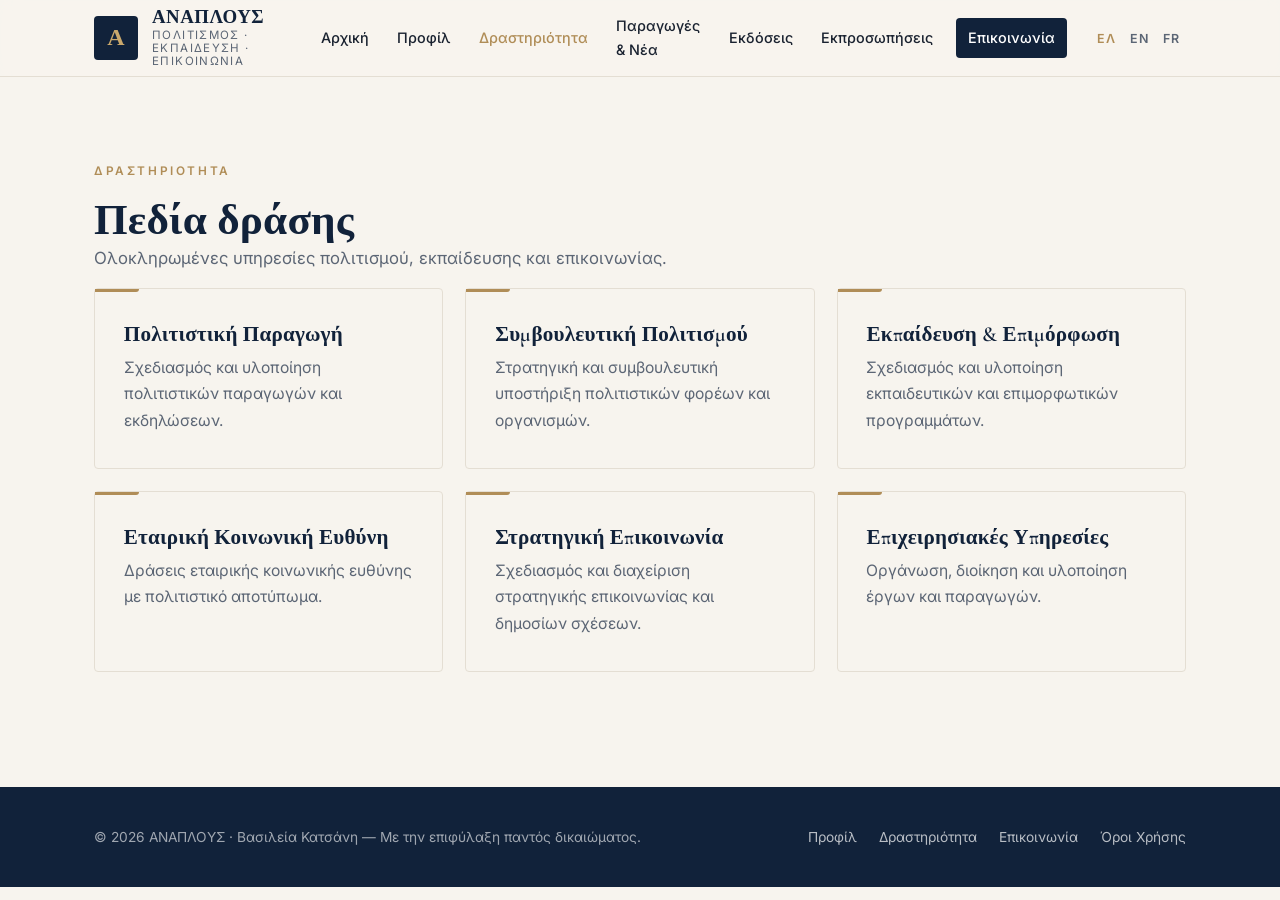
<file: areas.html>
<!DOCTYPE html>
<html lang="el" data-page="areas">
<head>
  <meta charset="UTF-8" />
  <meta name="viewport" content="width=device-width, initial-scale=1.0" />
  <meta name="description" content="Δραστηριότητα — πολιτιστική παραγωγή, συμβουλευτική, εκπαίδευση, ΕΚΕ, στρατηγική επικοινωνία και επιχειρησιακές υπηρεσίες." />
  <title>ΑΝΑΠΛΟΥΣ | Βασιλεία Κατσάνη</title>
  <link rel="preconnect" href="https://fonts.googleapis.com" />
  <link rel="preconnect" href="https://fonts.gstatic.com" crossorigin />
  <link href="https://fonts.googleapis.com/css2?family=Cormorant+Garamond:wght@500;600;700&family=Inter:wght@300;400;500;600&display=swap" rel="stylesheet" />
  <link rel="icon" type="image/svg+xml" href="assets/favicon.svg" />
  <link rel="stylesheet" href="css/styles.css" />
</head>
<body>
  <!-- ============ HEADER / NAV ============ -->
  <header class="site-header" id="top">
    <div class="container header-inner">
      <a href="index.html" class="brand">
        <span class="brand-mark">Α</span>
        <span class="brand-text">
          <strong>ΑΝΑΠΛΟΥΣ</strong>
          <em data-i18n="brand.role">Πολιτισμός &middot; Εκπαίδευση &middot; Επικοινωνία</em>
        </span>
      </a>
      <nav class="main-nav" aria-label="Κύρια πλοήγηση">
        <button class="nav-toggle" aria-expanded="false" aria-controls="nav-list">
          <span></span><span></span><span></span>
        </button>
        <ul id="nav-list">
          <li><a href="index.html" data-i18n="nav.home">Αρχική</a></li>
          <li><a href="profile.html" data-i18n="nav.profile">Προφίλ</a></li>
          <li><a href="areas.html" aria-current="page" data-i18n="nav.areas">Δραστηριότητα</a></li>
          <li><a href="news.html" data-i18n="nav.news">Παραγωγές &amp; Νέα</a></li>
          <li><a href="publications.html" data-i18n="nav.publications">Εκδόσεις</a></li>
          <li><a href="representations.html" data-i18n="nav.representations">Εκπροσωπήσεις</a></li>
          <li><a href="contact.html" class="nav-cta" data-i18n="nav.contact">Επικοινωνία</a></li>
        </ul>
      </nav>
      <div class="lang-switch" aria-label="Επιλογή γλώσσας">
        <button class="lang active" data-lang="el">ΕΛ</button>
        <button class="lang" data-lang="en">EN</button>
        <button class="lang" data-lang="fr">FR</button>
      </div>
    </div>
  </header>

  <main>
    <!-- ============ ACTIVITY / FIELDS OF WORK ============ -->
    <section class="section page-intro" id="areas">
      <div class="container">
        <header class="section-head">
          <p class="eyebrow" data-i18n="areas.eyebrow">Δραστηριότητα</p>
          <h2 data-i18n="areas.title">Πεδία δράσης</h2>
          <p class="section-sub" data-i18n="areas.sub">Ολοκληρωμένες υπηρεσίες πολιτισμού, εκπαίδευσης και επικοινωνίας.</p>
        </header>
        <div class="cards">
          <article class="card">
            <h3 data-i18n="areas.c1.t">Πολιτιστική Παραγωγή</h3>
            <p data-i18n="areas.c1.p">Σχεδιασμός και υλοποίηση πολιτιστικών παραγωγών και εκδηλώσεων.</p>
          </article>
          <article class="card">
            <h3 data-i18n="areas.c2.t">Συμβουλευτική Πολιτισμού</h3>
            <p data-i18n="areas.c2.p">Στρατηγική και συμβουλευτική υποστήριξη πολιτιστικών φορέων και οργανισμών.</p>
          </article>
          <article class="card">
            <h3 data-i18n="areas.c3.t">Εκπαίδευση &amp; Επιμόρφωση</h3>
            <p data-i18n="areas.c3.p">Σχεδιασμός και υλοποίηση εκπαιδευτικών και επιμορφωτικών προγραμμάτων.</p>
          </article>
          <article class="card">
            <h3 data-i18n="areas.c4.t">Εταιρική Κοινωνική Ευθύνη</h3>
            <p data-i18n="areas.c4.p">Δράσεις εταιρικής κοινωνικής ευθύνης με πολιτιστικό αποτύπωμα.</p>
          </article>
          <article class="card">
            <h3 data-i18n="areas.c5.t">Στρατηγική Επικοινωνία</h3>
            <p data-i18n="areas.c5.p">Σχεδιασμός και διαχείριση στρατηγικής επικοινωνίας και δημοσίων σχέσεων.</p>
          </article>
          <article class="card">
            <h3 data-i18n="areas.c6.t">Επιχειρησιακές Υπηρεσίες</h3>
            <p data-i18n="areas.c6.p">Οργάνωση, διοίκηση και υλοποίηση έργων και παραγωγών.</p>
          </article>
        </div>
      </div>
    </section>
  </main>

  <!-- ============ FOOTER ============ -->
  <footer class="site-footer">
    <div class="container footer-inner">
      <p>&copy; <span id="year"></span> ΑΝΑΠΛΟΥΣ &middot; Βασιλεία Κατσάνη — <span data-i18n="footer.copy">Με την επιφύλαξη παντός δικαιώματος.</span></p>
      <nav class="footer-nav">
        <a href="profile.html" data-i18n="footer.profile">Προφίλ</a>
        <a href="areas.html" data-i18n="footer.areas">Δραστηριότητα</a>
        <a href="contact.html" data-i18n="footer.contact">Επικοινωνία</a>
        <a href="#" data-i18n="footer.terms">Όροι Χρήσης</a>
      </nav>
    </div>
  </footer>

  <script src="js/main.js"></script>
</body>
</html>
</file>
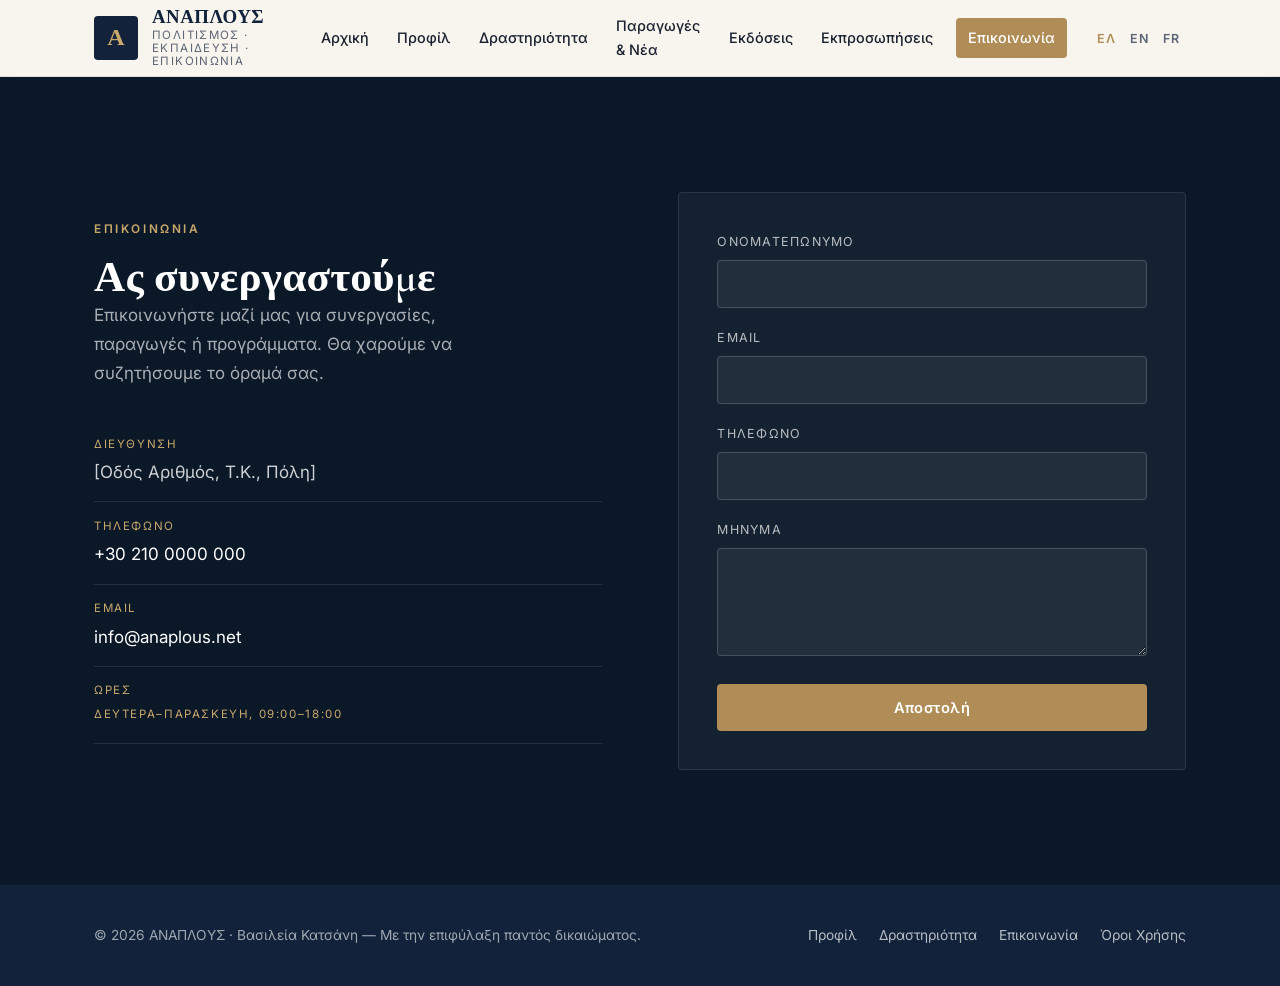
<file: contact.html>
<!DOCTYPE html>
<html lang="el" data-page="contact">
<head>
  <meta charset="UTF-8" />
  <meta name="viewport" content="width=device-width, initial-scale=1.0" />
  <meta name="description" content="Επικοινωνία — διεύθυνση, τηλέφωνο, email και φόρμα επικοινωνίας της ΑΝΑΠΛΟΥΣ." />
  <title>ΑΝΑΠΛΟΥΣ | Βασιλεία Κατσάνη</title>
  <link rel="preconnect" href="https://fonts.googleapis.com" />
  <link rel="preconnect" href="https://fonts.gstatic.com" crossorigin />
  <link href="https://fonts.googleapis.com/css2?family=Cormorant+Garamond:wght@500;600;700&family=Inter:wght@300;400;500;600&display=swap" rel="stylesheet" />
  <link rel="icon" type="image/svg+xml" href="assets/favicon.svg" />
  <link rel="stylesheet" href="css/styles.css" />
</head>
<body>
  <!-- ============ HEADER / NAV ============ -->
  <header class="site-header" id="top">
    <div class="container header-inner">
      <a href="index.html" class="brand">
        <span class="brand-mark">Α</span>
        <span class="brand-text">
          <strong>ΑΝΑΠΛΟΥΣ</strong>
          <em data-i18n="brand.role">Πολιτισμός &middot; Εκπαίδευση &middot; Επικοινωνία</em>
        </span>
      </a>
      <nav class="main-nav" aria-label="Κύρια πλοήγηση">
        <button class="nav-toggle" aria-expanded="false" aria-controls="nav-list">
          <span></span><span></span><span></span>
        </button>
        <ul id="nav-list">
          <li><a href="index.html" data-i18n="nav.home">Αρχική</a></li>
          <li><a href="profile.html" data-i18n="nav.profile">Προφίλ</a></li>
          <li><a href="areas.html" data-i18n="nav.areas">Δραστηριότητα</a></li>
          <li><a href="news.html" data-i18n="nav.news">Παραγωγές &amp; Νέα</a></li>
          <li><a href="publications.html" data-i18n="nav.publications">Εκδόσεις</a></li>
          <li><a href="representations.html" data-i18n="nav.representations">Εκπροσωπήσεις</a></li>
          <li><a href="contact.html" class="nav-cta" aria-current="page" data-i18n="nav.contact">Επικοινωνία</a></li>
        </ul>
      </nav>
      <div class="lang-switch" aria-label="Επιλογή γλώσσας">
        <button class="lang active" data-lang="el">ΕΛ</button>
        <button class="lang" data-lang="en">EN</button>
        <button class="lang" data-lang="fr">FR</button>
      </div>
    </div>
  </header>

  <main>
    <!-- ============ CONTACT ============ -->
    <section class="section section-dark" id="contact">
      <div class="container grid-2">
        <div>
          <p class="eyebrow light" data-i18n="contact.eyebrow">Επικοινωνία</p>
          <h2 data-i18n="contact.title">Ας συνεργαστούμε</h2>
          <p class="contact-intro" data-i18n="contact.intro">
            Επικοινωνήστε μαζί μας για συνεργασίες, παραγωγές ή προγράμματα.
            Θα χαρούμε να συζητήσουμε το όραμά σας.
          </p>
          <ul class="contact-details">
            <li><span data-i18n="contact.addr">Διεύθυνση</span>[Οδός Αριθμός, Τ.Κ., Πόλη]</li>
            <li><span data-i18n="contact.phone">Τηλέφωνο</span><a href="tel:+302100000000">+30 210 0000 000</a></li>
            <li><span data-i18n="contact.email">Email</span><a href="mailto:info@anaplous.net">info@anaplous.net</a></li>
            <li><span data-i18n="contact.hours">Ώρες</span><span data-i18n="contact.hoursVal">Δευτέρα–Παρασκευή, 09:00–18:00</span></li>
          </ul>
        </div>
        <form class="contact-form" novalidate>
          <div class="field">
            <label for="name" data-i18n="form.name">Ονοματεπώνυμο</label>
            <input id="name" name="name" type="text" required />
          </div>
          <div class="field">
            <label for="email" data-i18n="form.email">Email</label>
            <input id="email" name="email" type="email" required />
          </div>
          <div class="field">
            <label for="phone" data-i18n="form.phone">Τηλέφωνο</label>
            <input id="phone" name="phone" type="tel" />
          </div>
          <div class="field">
            <label for="message" data-i18n="form.message">Μήνυμα</label>
            <textarea id="message" name="message" rows="4" required></textarea>
          </div>
          <button type="submit" class="btn btn-primary" data-i18n="form.submit">Αποστολή</button>
          <p class="form-note" hidden data-i18n="form.note">Σας ευχαριστούμε! Το μήνυμά σας στάλθηκε.</p>
        </form>
      </div>
    </section>
  </main>

  <!-- ============ FOOTER ============ -->
  <footer class="site-footer">
    <div class="container footer-inner">
      <p>&copy; <span id="year"></span> ΑΝΑΠΛΟΥΣ &middot; Βασιλεία Κατσάνη — <span data-i18n="footer.copy">Με την επιφύλαξη παντός δικαιώματος.</span></p>
      <nav class="footer-nav">
        <a href="profile.html" data-i18n="footer.profile">Προφίλ</a>
        <a href="areas.html" data-i18n="footer.areas">Δραστηριότητα</a>
        <a href="contact.html" data-i18n="footer.contact">Επικοινωνία</a>
        <a href="#" data-i18n="footer.terms">Όροι Χρήσης</a>
      </nav>
    </div>
  </footer>

  <script src="js/main.js"></script>
</body>
</html>
</file>
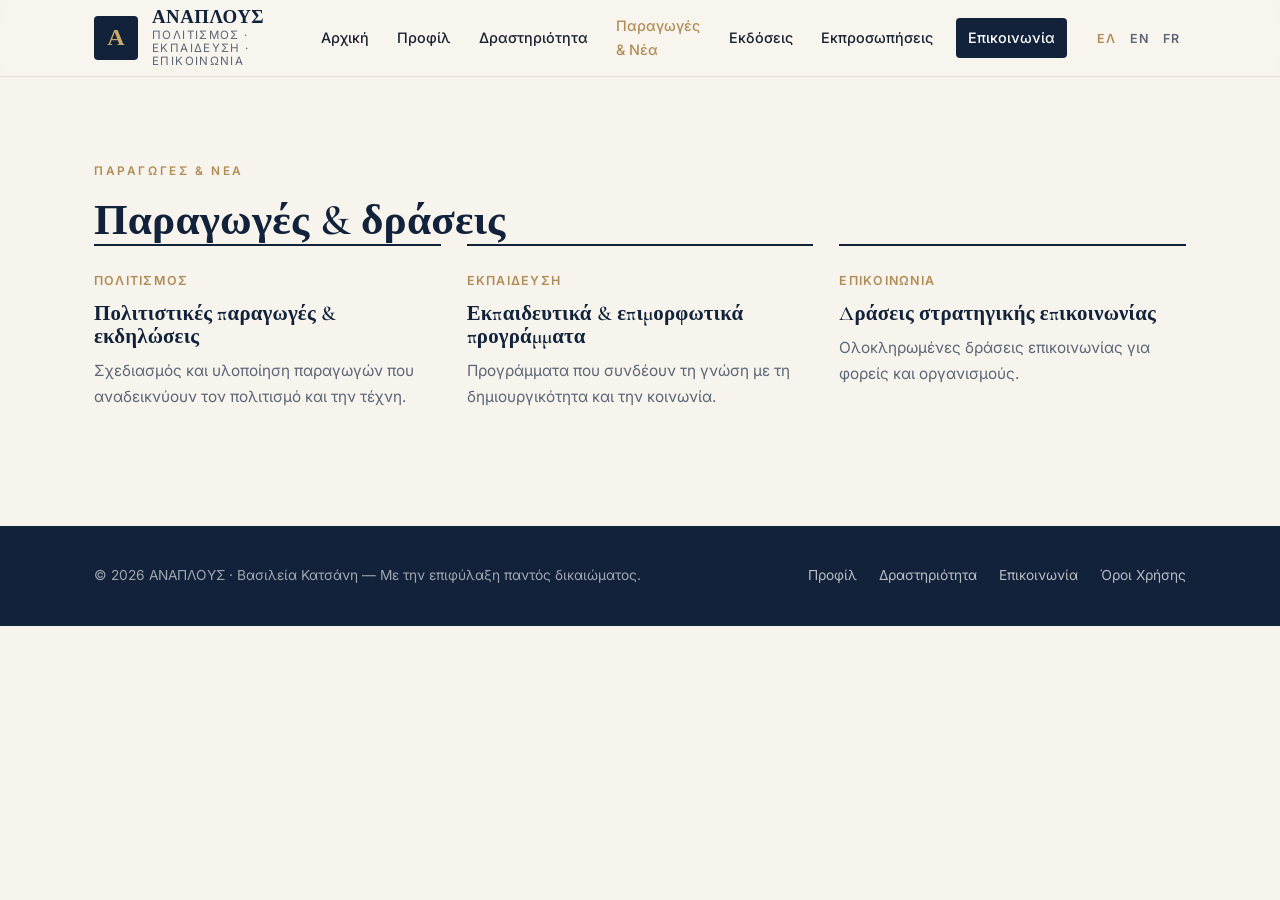
<file: news.html>
<!DOCTYPE html>
<html lang="el" data-page="news">
<head>
  <meta charset="UTF-8" />
  <meta name="viewport" content="width=device-width, initial-scale=1.0" />
  <meta name="description" content="Παραγωγές & Νέα — πολιτιστικές παραγωγές, εκπαιδευτικά προγράμματα και δράσεις επικοινωνίας της ΑΝΑΠΛΟΥΣ." />
  <title>ΑΝΑΠΛΟΥΣ | Βασιλεία Κατσάνη</title>
  <link rel="preconnect" href="https://fonts.googleapis.com" />
  <link rel="preconnect" href="https://fonts.gstatic.com" crossorigin />
  <link href="https://fonts.googleapis.com/css2?family=Cormorant+Garamond:wght@500;600;700&family=Inter:wght@300;400;500;600&display=swap" rel="stylesheet" />
  <link rel="icon" type="image/svg+xml" href="assets/favicon.svg" />
  <link rel="stylesheet" href="css/styles.css" />
</head>
<body>
  <!-- ============ HEADER / NAV ============ -->
  <header class="site-header" id="top">
    <div class="container header-inner">
      <a href="index.html" class="brand">
        <span class="brand-mark">Α</span>
        <span class="brand-text">
          <strong>ΑΝΑΠΛΟΥΣ</strong>
          <em data-i18n="brand.role">Πολιτισμός &middot; Εκπαίδευση &middot; Επικοινωνία</em>
        </span>
      </a>
      <nav class="main-nav" aria-label="Κύρια πλοήγηση">
        <button class="nav-toggle" aria-expanded="false" aria-controls="nav-list">
          <span></span><span></span><span></span>
        </button>
        <ul id="nav-list">
          <li><a href="index.html" data-i18n="nav.home">Αρχική</a></li>
          <li><a href="profile.html" data-i18n="nav.profile">Προφίλ</a></li>
          <li><a href="areas.html" data-i18n="nav.areas">Δραστηριότητα</a></li>
          <li><a href="news.html" aria-current="page" data-i18n="nav.news">Παραγωγές &amp; Νέα</a></li>
          <li><a href="publications.html" data-i18n="nav.publications">Εκδόσεις</a></li>
          <li><a href="representations.html" data-i18n="nav.representations">Εκπροσωπήσεις</a></li>
          <li><a href="contact.html" class="nav-cta" data-i18n="nav.contact">Επικοινωνία</a></li>
        </ul>
      </nav>
      <div class="lang-switch" aria-label="Επιλογή γλώσσας">
        <button class="lang active" data-lang="el">ΕΛ</button>
        <button class="lang" data-lang="en">EN</button>
        <button class="lang" data-lang="fr">FR</button>
      </div>
    </div>
  </header>

  <main>
    <!-- ============ PRODUCTIONS & NEWS ============ -->
    <section class="section page-intro" id="news">
      <div class="container">
        <header class="section-head">
          <p class="eyebrow" data-i18n="news.eyebrow">Παραγωγές &amp; Νέα</p>
          <h2 data-i18n="news.title">Παραγωγές &amp; δράσεις</h2>
        </header>
        <div class="news-list">
          <article class="news-item">
            <time data-i18n="news.d1">Πολιτισμός</time>
            <h3 data-i18n="news.t1">Πολιτιστικές παραγωγές &amp; εκδηλώσεις</h3>
            <p data-i18n="news.p1">Σχεδιασμός και υλοποίηση παραγωγών που αναδεικνύουν τον πολιτισμό και την τέχνη.</p>
          </article>
          <article class="news-item">
            <time data-i18n="news.d2">Εκπαίδευση</time>
            <h3 data-i18n="news.t2">Εκπαιδευτικά &amp; επιμορφωτικά προγράμματα</h3>
            <p data-i18n="news.p2">Προγράμματα που συνδέουν τη γνώση με τη δημιουργικότητα και την κοινωνία.</p>
          </article>
          <article class="news-item">
            <time data-i18n="news.d3">Επικοινωνία</time>
            <h3 data-i18n="news.t3">Δράσεις στρατηγικής επικοινωνίας</h3>
            <p data-i18n="news.p3">Ολοκληρωμένες δράσεις επικοινωνίας για φορείς και οργανισμούς.</p>
          </article>
        </div>
      </div>
    </section>
  </main>

  <!-- ============ FOOTER ============ -->
  <footer class="site-footer">
    <div class="container footer-inner">
      <p>&copy; <span id="year"></span> ΑΝΑΠΛΟΥΣ &middot; Βασιλεία Κατσάνη — <span data-i18n="footer.copy">Με την επιφύλαξη παντός δικαιώματος.</span></p>
      <nav class="footer-nav">
        <a href="profile.html" data-i18n="footer.profile">Προφίλ</a>
        <a href="areas.html" data-i18n="footer.areas">Δραστηριότητα</a>
        <a href="contact.html" data-i18n="footer.contact">Επικοινωνία</a>
        <a href="#" data-i18n="footer.terms">Όροι Χρήσης</a>
      </nav>
    </div>
  </footer>

  <script src="js/main.js"></script>
</body>
</html>
</file>
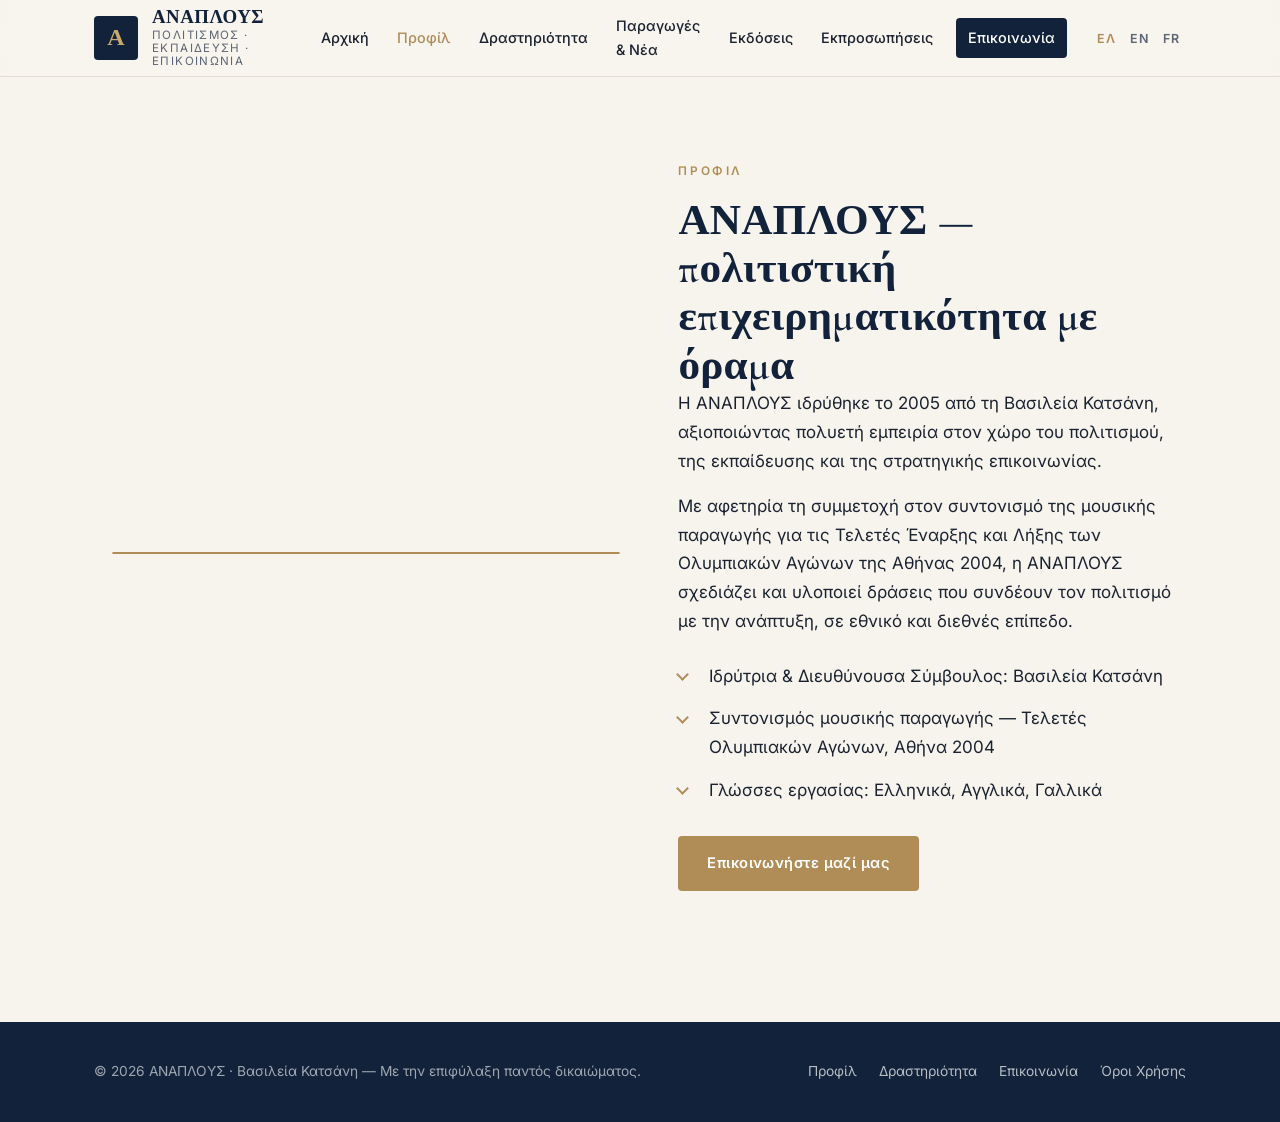
<file: profile.html>
<!DOCTYPE html>
<html lang="el" data-page="profile">
<head>
  <meta charset="UTF-8" />
  <meta name="viewport" content="width=device-width, initial-scale=1.0" />
  <meta name="description" content="Προφίλ — η ΑΝΑΠΛΟΥΣ και η ιδρύτρια Βασιλεία Κατσάνη: πολιτισμός, εκπαίδευση και στρατηγική επικοινωνία." />
  <title>ΑΝΑΠΛΟΥΣ | Βασιλεία Κατσάνη</title>
  <link rel="preconnect" href="https://fonts.googleapis.com" />
  <link rel="preconnect" href="https://fonts.gstatic.com" crossorigin />
  <link href="https://fonts.googleapis.com/css2?family=Cormorant+Garamond:wght@500;600;700&family=Inter:wght@300;400;500;600&display=swap" rel="stylesheet" />
  <link rel="icon" type="image/svg+xml" href="assets/favicon.svg" />
  <link rel="stylesheet" href="css/styles.css" />
</head>
<body>
  <!-- ============ HEADER / NAV ============ -->
  <header class="site-header" id="top">
    <div class="container header-inner">
      <a href="index.html" class="brand">
        <span class="brand-mark">Α</span>
        <span class="brand-text">
          <strong>ΑΝΑΠΛΟΥΣ</strong>
          <em data-i18n="brand.role">Πολιτισμός &middot; Εκπαίδευση &middot; Επικοινωνία</em>
        </span>
      </a>
      <nav class="main-nav" aria-label="Κύρια πλοήγηση">
        <button class="nav-toggle" aria-expanded="false" aria-controls="nav-list">
          <span></span><span></span><span></span>
        </button>
        <ul id="nav-list">
          <li><a href="index.html" data-i18n="nav.home">Αρχική</a></li>
          <li><a href="profile.html" aria-current="page" data-i18n="nav.profile">Προφίλ</a></li>
          <li><a href="areas.html" data-i18n="nav.areas">Δραστηριότητα</a></li>
          <li><a href="news.html" data-i18n="nav.news">Παραγωγές &amp; Νέα</a></li>
          <li><a href="publications.html" data-i18n="nav.publications">Εκδόσεις</a></li>
          <li><a href="representations.html" data-i18n="nav.representations">Εκπροσωπήσεις</a></li>
          <li><a href="contact.html" class="nav-cta" data-i18n="nav.contact">Επικοινωνία</a></li>
        </ul>
      </nav>
      <div class="lang-switch" aria-label="Επιλογή γλώσσας">
        <button class="lang active" data-lang="el">ΕΛ</button>
        <button class="lang" data-lang="en">EN</button>
        <button class="lang" data-lang="fr">FR</button>
      </div>
    </div>
  </header>

  <main>
    <!-- ============ PROFILE ============ -->
    <section class="section page-intro" id="profile">
      <div class="container grid-2">
        <div class="section-media">
          <img class="img-fade portrait" src="assets/portrait.svg"
               alt="Βασιλεία Κατσάνη — ΑΝΑΠΛΟΥΣ" width="640" height="800" loading="lazy" />
          <div class="portrait-placeholder" data-fallback data-i18n="profile.portrait">Φωτογραφία</div>
        </div>
        <div>
          <p class="eyebrow" data-i18n="profile.eyebrow">Προφίλ</p>
          <h2 data-i18n="profile.title">ΑΝΑΠΛΟΥΣ — πολιτιστική επιχειρηματικότητα με όραμα</h2>
          <p data-i18n="profile.p1">
            Η ΑΝΑΠΛΟΥΣ ιδρύθηκε το 2005 από τη Βασιλεία Κατσάνη, αξιοποιώντας πολυετή
            εμπειρία στον χώρο του πολιτισμού, της εκπαίδευσης και της στρατηγικής επικοινωνίας.
          </p>
          <p data-i18n="profile.p2">
            Με αφετηρία τη συμμετοχή στον συντονισμό της μουσικής παραγωγής για τις
            Τελετές Έναρξης και Λήξης των Ολυμπιακών Αγώνων της Αθήνας 2004, η ΑΝΑΠΛΟΥΣ
            σχεδιάζει και υλοποιεί δράσεις που συνδέουν τον πολιτισμό με την ανάπτυξη,
            σε εθνικό και διεθνές επίπεδο.
          </p>
          <ul class="check-list">
            <li data-i18n="profile.li1">Ιδρύτρια &amp; Διευθύνουσα Σύμβουλος: Βασιλεία Κατσάνη</li>
            <li data-i18n="profile.li2">Συντονισμός μουσικής παραγωγής — Τελετές Ολυμπιακών Αγώνων, Αθήνα 2004</li>
            <li data-i18n="profile.li3">Γλώσσες εργασίας: Ελληνικά, Αγγλικά, Γαλλικά</li>
          </ul>
          <p style="margin-top:2rem;">
            <a href="contact.html" class="btn btn-primary" data-i18n="hero.cta1">Επικοινωνήστε μαζί μας</a>
          </p>
        </div>
      </div>
    </section>
  </main>

  <!-- ============ FOOTER ============ -->
  <footer class="site-footer">
    <div class="container footer-inner">
      <p>&copy; <span id="year"></span> ΑΝΑΠΛΟΥΣ &middot; Βασιλεία Κατσάνη — <span data-i18n="footer.copy">Με την επιφύλαξη παντός δικαιώματος.</span></p>
      <nav class="footer-nav">
        <a href="profile.html" data-i18n="footer.profile">Προφίλ</a>
        <a href="areas.html" data-i18n="footer.areas">Δραστηριότητα</a>
        <a href="contact.html" data-i18n="footer.contact">Επικοινωνία</a>
        <a href="#" data-i18n="footer.terms">Όροι Χρήσης</a>
      </nav>
    </div>
  </footer>

  <script src="js/main.js"></script>
</body>
</html>
</file>
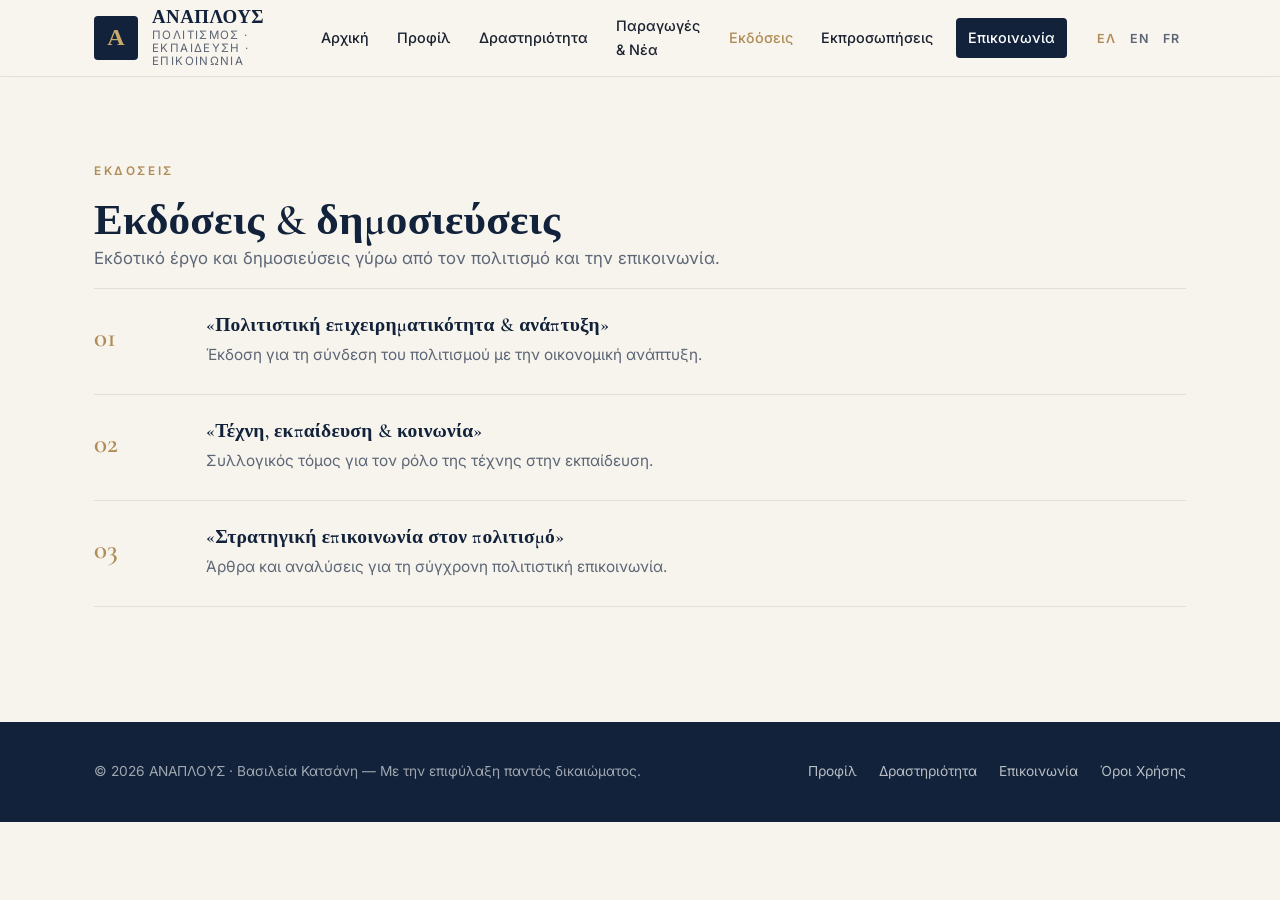
<file: publications.html>
<!DOCTYPE html>
<html lang="el" data-page="publications">
<head>
  <meta charset="UTF-8" />
  <meta name="viewport" content="width=device-width, initial-scale=1.0" />
  <meta name="description" content="Εκδόσεις & δημοσιεύσεις — εκδοτικό έργο της ΑΝΑΠΛΟΥΣ γύρω από τον πολιτισμό, την εκπαίδευση και την επικοινωνία." />
  <title>ΑΝΑΠΛΟΥΣ | Βασιλεία Κατσάνη</title>
  <link rel="preconnect" href="https://fonts.googleapis.com" />
  <link rel="preconnect" href="https://fonts.gstatic.com" crossorigin />
  <link href="https://fonts.googleapis.com/css2?family=Cormorant+Garamond:wght@500;600;700&family=Inter:wght@300;400;500;600&display=swap" rel="stylesheet" />
  <link rel="icon" type="image/svg+xml" href="assets/favicon.svg" />
  <link rel="stylesheet" href="css/styles.css" />
</head>
<body>
  <!-- ============ HEADER / NAV ============ -->
  <header class="site-header" id="top">
    <div class="container header-inner">
      <a href="index.html" class="brand">
        <span class="brand-mark">Α</span>
        <span class="brand-text">
          <strong>ΑΝΑΠΛΟΥΣ</strong>
          <em data-i18n="brand.role">Πολιτισμός &middot; Εκπαίδευση &middot; Επικοινωνία</em>
        </span>
      </a>
      <nav class="main-nav" aria-label="Κύρια πλοήγηση">
        <button class="nav-toggle" aria-expanded="false" aria-controls="nav-list">
          <span></span><span></span><span></span>
        </button>
        <ul id="nav-list">
          <li><a href="index.html" data-i18n="nav.home">Αρχική</a></li>
          <li><a href="profile.html" data-i18n="nav.profile">Προφίλ</a></li>
          <li><a href="areas.html" data-i18n="nav.areas">Δραστηριότητα</a></li>
          <li><a href="news.html" data-i18n="nav.news">Παραγωγές &amp; Νέα</a></li>
          <li><a href="publications.html" aria-current="page" data-i18n="nav.publications">Εκδόσεις</a></li>
          <li><a href="representations.html" data-i18n="nav.representations">Εκπροσωπήσεις</a></li>
          <li><a href="contact.html" class="nav-cta" data-i18n="nav.contact">Επικοινωνία</a></li>
        </ul>
      </nav>
      <div class="lang-switch" aria-label="Επιλογή γλώσσας">
        <button class="lang active" data-lang="el">ΕΛ</button>
        <button class="lang" data-lang="en">EN</button>
        <button class="lang" data-lang="fr">FR</button>
      </div>
    </div>
  </header>

  <main>
    <!-- ============ PUBLICATIONS ============ -->
    <section class="section page-intro" id="publications">
      <div class="container">
        <header class="section-head">
          <p class="eyebrow" data-i18n="pub.eyebrow">Εκδόσεις</p>
          <h2 data-i18n="pub.title">Εκδόσεις &amp; δημοσιεύσεις</h2>
          <p class="section-sub" data-i18n="pub.sub">Εκδοτικό έργο και δημοσιεύσεις γύρω από τον πολιτισμό και την επικοινωνία.</p>
        </header>
        <ul class="pub-list">
          <li>
            <span class="pub-year">01</span>
            <div>
              <h3 data-i18n="pub.t1">«Πολιτιστική επιχειρηματικότητα &amp; ανάπτυξη»</h3>
              <p data-i18n="pub.p1">Έκδοση για τη σύνδεση του πολιτισμού με την οικονομική ανάπτυξη.</p>
            </div>
          </li>
          <li>
            <span class="pub-year">02</span>
            <div>
              <h3 data-i18n="pub.t2">«Τέχνη, εκπαίδευση &amp; κοινωνία»</h3>
              <p data-i18n="pub.p2">Συλλογικός τόμος για τον ρόλο της τέχνης στην εκπαίδευση.</p>
            </div>
          </li>
          <li>
            <span class="pub-year">03</span>
            <div>
              <h3 data-i18n="pub.t3">«Στρατηγική επικοινωνία στον πολιτισμό»</h3>
              <p data-i18n="pub.p3">Άρθρα και αναλύσεις για τη σύγχρονη πολιτιστική επικοινωνία.</p>
            </div>
          </li>
        </ul>
      </div>
    </section>
  </main>

  <!-- ============ FOOTER ============ -->
  <footer class="site-footer">
    <div class="container footer-inner">
      <p>&copy; <span id="year"></span> ΑΝΑΠΛΟΥΣ &middot; Βασιλεία Κατσάνη — <span data-i18n="footer.copy">Με την επιφύλαξη παντός δικαιώματος.</span></p>
      <nav class="footer-nav">
        <a href="profile.html" data-i18n="footer.profile">Προφίλ</a>
        <a href="areas.html" data-i18n="footer.areas">Δραστηριότητα</a>
        <a href="contact.html" data-i18n="footer.contact">Επικοινωνία</a>
        <a href="#" data-i18n="footer.terms">Όροι Χρήσης</a>
      </nav>
    </div>
  </footer>

  <script src="js/main.js"></script>
</body>
</html>
</file>
<file: css/styles.css>
/* ============================================================
   Δικηγορικό Γραφείο — Stylesheet
   Palette: deep navy + warm gold, ivory background
   Type:   Cormorant Garamond (display) + Inter (body)
   ============================================================ */

:root {
  --navy:        #11223a;
  --navy-deep:   #0b1828;
  --navy-soft:   #1c3354;
  --gold:        #b08d57;
  --gold-light:  #c9a86c;
  --ivory:       #f7f4ee;
  --paper:       #ffffff;
  --ink:         #1a2230;
  --muted:       #5c6675;
  --line:        #e4ded3;

  --container:   1140px;
  --radius:      4px;
  --shadow-sm:   0 2px 10px rgba(17, 34, 58, .06);
  --shadow-md:   0 14px 40px rgba(17, 34, 58, .12);
  --ease:        cubic-bezier(.22, .61, .36, 1);

  --ff-display:  "Cormorant Garamond", Georgia, serif;
  --ff-body:     "Inter", system-ui, -apple-system, sans-serif;
}

/* ---------- Reset / base ---------- */
*, *::before, *::after { box-sizing: border-box; }

html { scroll-behavior: smooth; scroll-padding-top: 84px; }

body {
  margin: 0;
  font-family: var(--ff-body);
  font-weight: 400;
  font-size: 17px;
  line-height: 1.7;
  color: var(--ink);
  background: var(--ivory);
  -webkit-font-smoothing: antialiased;
}

h1, h2, h3 { font-family: var(--ff-display); font-weight: 600; line-height: 1.12; margin: 0; color: var(--navy); letter-spacing: .2px; }
h1 { font-size: clamp(2.4rem, 5vw, 3.7rem); }
h2 { font-size: clamp(1.9rem, 3.4vw, 2.7rem); }
h3 { font-size: 1.32rem; }

p  { margin: 0 0 1rem; }
a  { color: var(--gold); text-decoration: none; transition: color .2s var(--ease); }
a:hover { color: var(--navy); }
img { max-width: 100%; display: block; }

.container { width: 100%; max-width: var(--container); margin-inline: auto; padding-inline: 24px; }

/* ---------- Shared bits ---------- */
.eyebrow {
  font-family: var(--ff-body);
  text-transform: uppercase;
  letter-spacing: .22em;
  font-size: .74rem;
  font-weight: 600;
  color: var(--gold);
  margin: 0 0 .9rem;
}
.eyebrow.light { color: var(--gold-light); }

.section { padding: clamp(64px, 9vw, 116px) 0; }
.section-alt { background: var(--paper); }
.section-head { max-width: 640px; margin-bottom: 3rem; }
.section-sub { color: var(--muted); font-size: 1.05rem; }

.grid-2 { display: grid; grid-template-columns: 1fr 1fr; gap: clamp(32px, 6vw, 80px); align-items: center; }

/* ---------- Buttons ---------- */
.btn {
  display: inline-flex; align-items: center; justify-content: center;
  font-family: var(--ff-body); font-weight: 600; font-size: .92rem;
  letter-spacing: .03em;
  padding: .92em 1.9em; border-radius: var(--radius);
  cursor: pointer; border: 1.5px solid transparent;
  transition: transform .2s var(--ease), background .2s var(--ease), color .2s var(--ease), border-color .2s var(--ease);
}
.btn-primary { background: var(--gold); color: #fff; }
.btn-primary:hover { background: var(--navy); color: #fff; transform: translateY(-2px); }
.btn-ghost { border-color: var(--navy); color: var(--navy); }
.btn-ghost:hover { background: var(--navy); color: #fff; transform: translateY(-2px); }

/* ============================================================
   HEADER / NAV
   ============================================================ */
.site-header {
  position: sticky; top: 0; z-index: 50;
  background: rgba(247, 244, 238, .88);
  backdrop-filter: saturate(160%) blur(10px);
  border-bottom: 1px solid var(--line);
  transition: box-shadow .3s var(--ease);
}
.site-header.scrolled { box-shadow: var(--shadow-sm); }
.header-inner { display: flex; align-items: center; justify-content: space-between; gap: 24px; min-height: 76px; }

.brand { display: flex; align-items: center; gap: 14px; color: var(--navy); }
.brand-mark {
  width: 44px; height: 44px; flex: none;
  display: grid; place-items: center;
  background: var(--navy); color: var(--gold-light);
  font-family: var(--ff-display); font-weight: 700; font-size: 1.5rem;
  border-radius: var(--radius);
}
.brand-text { display: flex; flex-direction: column; line-height: 1.15; }
.brand-text strong { font-family: var(--ff-display); font-size: 1.18rem; font-weight: 600; letter-spacing: .5px; }
.brand-text em { font-style: normal; font-size: .72rem; letter-spacing: .12em; text-transform: uppercase; color: var(--muted); }

.main-nav { display: flex; align-items: center; }
.main-nav ul { list-style: none; display: flex; align-items: center; gap: 4px; margin: 0; padding: 0; }
.main-nav a {
  display: block; padding: .55em .85em; border-radius: var(--radius);
  color: var(--ink); font-size: .9rem; font-weight: 500;
  transition: color .2s var(--ease), background .2s var(--ease);
}
.main-nav a:hover { color: var(--gold); }
.main-nav a[aria-current="page"] { color: var(--gold); }
.main-nav a.nav-cta { background: var(--navy); color: #fff; margin-left: .4rem; }
.main-nav a.nav-cta:hover,
.main-nav a.nav-cta[aria-current="page"] { background: var(--gold); color: #fff; }

.nav-toggle { display: none; background: none; border: 0; cursor: pointer; width: 40px; height: 40px; padding: 8px; }
.nav-toggle span { display: block; height: 2px; background: var(--navy); border-radius: 2px; transition: transform .3s var(--ease), opacity .2s var(--ease); }
.nav-toggle span + span { margin-top: 6px; }
.nav-toggle[aria-expanded="true"] span:nth-child(1) { transform: translateY(8px) rotate(45deg); }
.nav-toggle[aria-expanded="true"] span:nth-child(2) { opacity: 0; }
.nav-toggle[aria-expanded="true"] span:nth-child(3) { transform: translateY(-8px) rotate(-45deg); }

.lang-switch { display: flex; gap: 2px; }
.lang-switch .lang {
  background: none; border: 0; cursor: pointer;
  font-family: var(--ff-body); font-size: .78rem; font-weight: 600; letter-spacing: .06em;
  color: var(--muted); padding: .35em .5em; border-radius: 3px;
  transition: color .2s var(--ease);
}
.lang-switch .lang:hover { color: var(--navy); }
.lang-switch .lang.active { color: var(--gold); }

/* ============================================================
   HERO
   ============================================================ */
.hero {
  position: relative; overflow: hidden;
  background:
    radial-gradient(1100px 480px at 78% -8%, rgba(176, 141, 87, .14), transparent 60%),
    linear-gradient(180deg, var(--ivory), var(--ivory));
  padding: clamp(72px, 12vw, 150px) 0 clamp(60px, 9vw, 110px);
}
.hero::after {
  content: ""; position: absolute; right: -120px; top: 50%; transform: translateY(-50%);
  width: 480px; height: 480px; border: 1px solid var(--line); border-radius: 50%;
  opacity: .6; pointer-events: none;
}
.hero-inner { position: relative; max-width: 800px; }
.hero h1 { margin-bottom: 1.3rem; }
.hero .lead { font-size: 1.2rem; color: var(--muted); max-width: 620px; }
.hero-actions { display: flex; flex-wrap: wrap; gap: 14px; margin: 2.2rem 0 0; }

.hero-stats {
  list-style: none; display: flex; flex-wrap: wrap; gap: clamp(28px, 5vw, 64px);
  margin: 3.4rem 0 0; padding: 1.8rem 0 0; border-top: 1px solid var(--line);
}
.hero-stats li { display: flex; flex-direction: column; }
.hero-stats strong { font-family: var(--ff-display); font-size: 2.4rem; font-weight: 600; color: var(--navy); line-height: 1; }
.hero-stats span { font-size: .82rem; letter-spacing: .08em; text-transform: uppercase; color: var(--muted); margin-top: .4rem; }

/* ============================================================
   PROFILE / ABOUT
   ============================================================ */
.section-media { position: relative; }
.portrait {
  width: 100%; aspect-ratio: 4 / 5; object-fit: cover;
  border-radius: var(--radius); display: block;
  background: linear-gradient(160deg, var(--navy), var(--navy-soft));
  box-shadow: var(--shadow-md);
}
.section-media::before {
  content: ""; position: absolute; inset: 18px -18px -18px 18px;
  border: 1px solid var(--gold); border-radius: var(--radius); z-index: -1;
}

.check-list { list-style: none; margin: 1.6rem 0 0; padding: 0; }
.check-list li { position: relative; padding-left: 1.9rem; margin-bottom: .85rem; color: var(--ink); }
.check-list li::before {
  content: ""; position: absolute; left: 0; top: .5em;
  width: 9px; height: 9px; border: 2px solid var(--gold);
  border-top: 0; border-right: 0; transform: rotate(-45deg);
}

/* ============================================================
   PRACTICE AREAS — cards
   ============================================================ */
.cards { display: grid; grid-template-columns: repeat(3, 1fr); gap: 22px; }
.card {
  background: var(--ivory); border: 1px solid var(--line); border-radius: var(--radius);
  padding: 2.1rem 1.8rem; position: relative;
  transition: transform .25s var(--ease), box-shadow .25s var(--ease), border-color .25s var(--ease);
}
.section-alt .card { background: var(--paper); }
.card::before {
  content: ""; position: absolute; left: 0; top: 0; height: 3px; width: 44px;
  background: var(--gold); border-radius: 0 0 3px 0;
  transition: width .3s var(--ease);
}
.card:hover { transform: translateY(-5px); box-shadow: var(--shadow-md); border-color: transparent; }
.card:hover::before { width: 100%; }
.card h3 { margin-bottom: .5rem; }
.card p { color: var(--muted); margin: 0; font-size: .98rem; }

/* ============================================================
   NEWS
   ============================================================ */
.news-list { display: grid; grid-template-columns: repeat(3, 1fr); gap: 26px; }
.news-item { border-top: 2px solid var(--navy); padding-top: 1.2rem; }
.news-item time { font-size: .78rem; letter-spacing: .1em; text-transform: uppercase; color: var(--gold); font-weight: 600; }
.news-item h3 { font-size: 1.3rem; margin: .5rem 0 .6rem; }
.news-item p { color: var(--muted); font-size: .96rem; margin: 0; }

/* ============================================================
   PUBLICATIONS
   ============================================================ */
.pub-list { list-style: none; margin: 0; padding: 0; }
.pub-list li {
  display: grid; grid-template-columns: 88px 1fr; gap: 24px;
  padding: 1.6rem 0; border-bottom: 1px solid var(--line);
}
.pub-list li:first-child { border-top: 1px solid var(--line); }
.pub-year { font-family: var(--ff-display); font-size: 1.7rem; color: var(--gold); font-weight: 600; }
.pub-list h3 { font-size: 1.22rem; margin-bottom: .35rem; }
.pub-list p { color: var(--muted); font-size: .96rem; margin: 0; }

/* ============================================================
   REPRESENTATIONS — logos + testimonial
   ============================================================ */
.logos { display: grid; grid-template-columns: repeat(6, 1fr); gap: 16px; margin-bottom: 3.4rem; }
.logo-box {
  aspect-ratio: 3 / 2; display: grid; place-items: center;
  border: 1px solid var(--line); border-radius: var(--radius);
  color: var(--muted); font-size: .82rem; letter-spacing: .04em;
  background: var(--paper); transition: border-color .2s var(--ease), color .2s var(--ease);
}
.logo-box:hover { border-color: var(--gold); color: var(--navy); }

.testimonial {
  max-width: 780px; margin: 0 auto; text-align: center;
  font-family: var(--ff-display); font-size: clamp(1.4rem, 2.6vw, 1.95rem);
  line-height: 1.4; color: var(--navy); font-style: italic; position: relative;
  padding-top: 1.6rem;
}
.testimonial::before {
  content: "\201C"; font-family: var(--ff-display); font-size: 4rem; color: var(--gold);
  display: block; line-height: .4; margin-bottom: .4rem;
}
.testimonial cite { display: block; margin-top: 1.2rem; font-family: var(--ff-body); font-style: normal; font-size: .9rem; letter-spacing: .06em; color: var(--muted); }

/* ============================================================
   CONTACT (dark)
   ============================================================ */
.section-dark { background: var(--navy-deep); color: rgba(255, 255, 255, .8); }
.section-dark h2 { color: #fff; }
.section-dark .contact-intro { color: rgba(255, 255, 255, .65); max-width: 420px; }

.contact-details { list-style: none; margin: 2rem 0 0; padding: 0; }
.contact-details li { padding: .9rem 0; border-bottom: 1px solid rgba(255, 255, 255, .1); display: flex; flex-direction: column; }
.contact-details li span { font-size: .72rem; letter-spacing: .14em; text-transform: uppercase; color: var(--gold-light); margin-bottom: .25rem; }
.contact-details a { color: #fff; }
.contact-details a:hover { color: var(--gold-light); }

.contact-form { background: rgba(255, 255, 255, .04); border: 1px solid rgba(255, 255, 255, .1); border-radius: var(--radius); padding: clamp(24px, 4vw, 38px); }
.field { margin-bottom: 1.2rem; }
.field label { display: block; font-size: .78rem; letter-spacing: .1em; text-transform: uppercase; color: rgba(255, 255, 255, .7); margin-bottom: .5rem; }
.field input, .field textarea {
  width: 100%; font-family: var(--ff-body); font-size: 1rem; color: #fff;
  background: rgba(255, 255, 255, .06); border: 1px solid rgba(255, 255, 255, .16);
  border-radius: var(--radius); padding: .8em .9em; transition: border-color .2s var(--ease), background .2s var(--ease);
}
.field input:focus, .field textarea:focus { outline: 0; border-color: var(--gold); background: rgba(255, 255, 255, .1); }
.field textarea { resize: vertical; }
.contact-form .btn { width: 100%; }
.form-note { margin: 1rem 0 0; color: var(--gold-light); font-size: .92rem; text-align: center; }

/* ============================================================
   FOOTER
   ============================================================ */
.site-footer { background: var(--navy); color: rgba(255, 255, 255, .6); padding: 2.4rem 0; }
.footer-inner { display: flex; flex-wrap: wrap; align-items: center; justify-content: space-between; gap: 16px; }
.site-footer p { margin: 0; font-size: .86rem; }
.footer-nav { display: flex; flex-wrap: wrap; gap: 22px; }
.footer-nav a { color: rgba(255, 255, 255, .7); font-size: .86rem; }
.footer-nav a:hover { color: var(--gold-light); }

/* ============================================================
   CTA BAND (home page)
   ============================================================ */
.cta-band { text-align: center; }
.cta-band .eyebrow { margin-inline: auto; }
.cta-band .contact-intro { margin: 1rem auto 2rem; }
.cta-band .btn { margin-top: .2rem; }

/* ============================================================
   PAGE INTRO (inner pages) — spacing for non-hero headers
   ============================================================ */
.page-intro { padding-top: clamp(48px, 7vw, 84px); }
.page-intro .section-head { margin-bottom: 0; }

/* ============================================================
   IMAGES (portrait + logos) — fade in, graceful fallback
   Real files go in assets/ (see assets/README.md). Until then
   the styled placeholder shows; no broken-image icons appear.
   ============================================================ */
.img-fade { opacity: 0; transition: opacity .6s var(--ease); }
.img-fade.is-loaded { opacity: 1; }

.section-media .portrait {
  position: absolute; inset: 0; z-index: 1;
  width: 100%; height: 100%;
  object-fit: cover; border-radius: var(--radius);
}

.logo-box { position: relative; overflow: hidden; }
.logo-box img {
  position: absolute; inset: 0; z-index: 1;
  width: 100%; height: 100%;
  object-fit: contain; padding: 16px;
}

/* ============================================================
   OPTIONAL HERO IMAGE
   Off by default (light hero). main.js adds .has-hero-image only
   if assets/hero.jpg loads, switching to a dark overlay + light
   text so the heading stays readable over any photo.
   ============================================================ */
.hero.has-hero-image {
  background:
    linear-gradient(180deg, rgba(11, 24, 40, .72), rgba(11, 24, 40, .82)),
    url("../assets/hero.jpg") center / cover no-repeat;
}
.hero.has-hero-image .eyebrow { color: var(--gold-light); }
.hero.has-hero-image h1 { color: #fff; }
.hero.has-hero-image .lead { color: rgba(255, 255, 255, .85); }
.hero.has-hero-image .hero-stats { border-top-color: rgba(255, 255, 255, .22); }
.hero.has-hero-image .hero-stats strong { color: #fff; }
.hero.has-hero-image .hero-stats span { color: rgba(255, 255, 255, .72); }
.hero.has-hero-image::after { border-color: rgba(255, 255, 255, .25); opacity: .5; }
.hero.has-hero-image .btn-ghost { border-color: rgba(255, 255, 255, .6); color: #fff; }
.hero.has-hero-image .btn-ghost:hover { background: #fff; color: var(--navy); }

/* ============================================================
   Reveal-on-scroll
   ============================================================ */
.reveal { opacity: 0; transform: translateY(26px); transition: opacity .7s var(--ease), transform .7s var(--ease); }
.reveal.is-visible { opacity: 1; transform: none; }
@media (prefers-reduced-motion: reduce) {
  .reveal { opacity: 1; transform: none; transition: none; }
  html { scroll-behavior: auto; }
}

/* ============================================================
   RESPONSIVE
   ============================================================ */
@media (max-width: 980px) {
  .cards, .news-list { grid-template-columns: repeat(2, 1fr); }
  .logos { grid-template-columns: repeat(3, 1fr); }
}

@media (max-width: 820px) {
  .grid-2 { grid-template-columns: 1fr; }
  .section-media { max-width: 420px; }
  .section-media::before { inset: 12px -12px -12px 12px; }

  .nav-toggle { display: block; order: 3; }
  .lang-switch { order: 2; margin-left: auto; }
  .main-nav { position: static; }
  .main-nav ul {
    position: fixed; inset: 76px 0 auto 0;
    flex-direction: column; align-items: stretch; gap: 0;
    background: var(--ivory); border-bottom: 1px solid var(--line);
    padding: 12px 24px 24px; box-shadow: var(--shadow-md);
    transform: translateY(-12px); opacity: 0; pointer-events: none;
    transition: transform .3s var(--ease), opacity .3s var(--ease);
  }
  .main-nav ul.open { transform: none; opacity: 1; pointer-events: auto; }
  .main-nav a { padding: .9em .4em; border-bottom: 1px solid var(--line); }
  .main-nav a.nav-cta { margin: .8rem 0 0; text-align: center; }
}

@media (max-width: 560px) {
  body { font-size: 16px; }
  .cards, .news-list, .logos { grid-template-columns: 1fr; }
  .logos { grid-template-columns: repeat(2, 1fr); }
  .hero-stats { gap: 28px; }
  .pub-list li { grid-template-columns: 60px 1fr; gap: 16px; }
  .brand-text em { display: none; }
}
</file>
